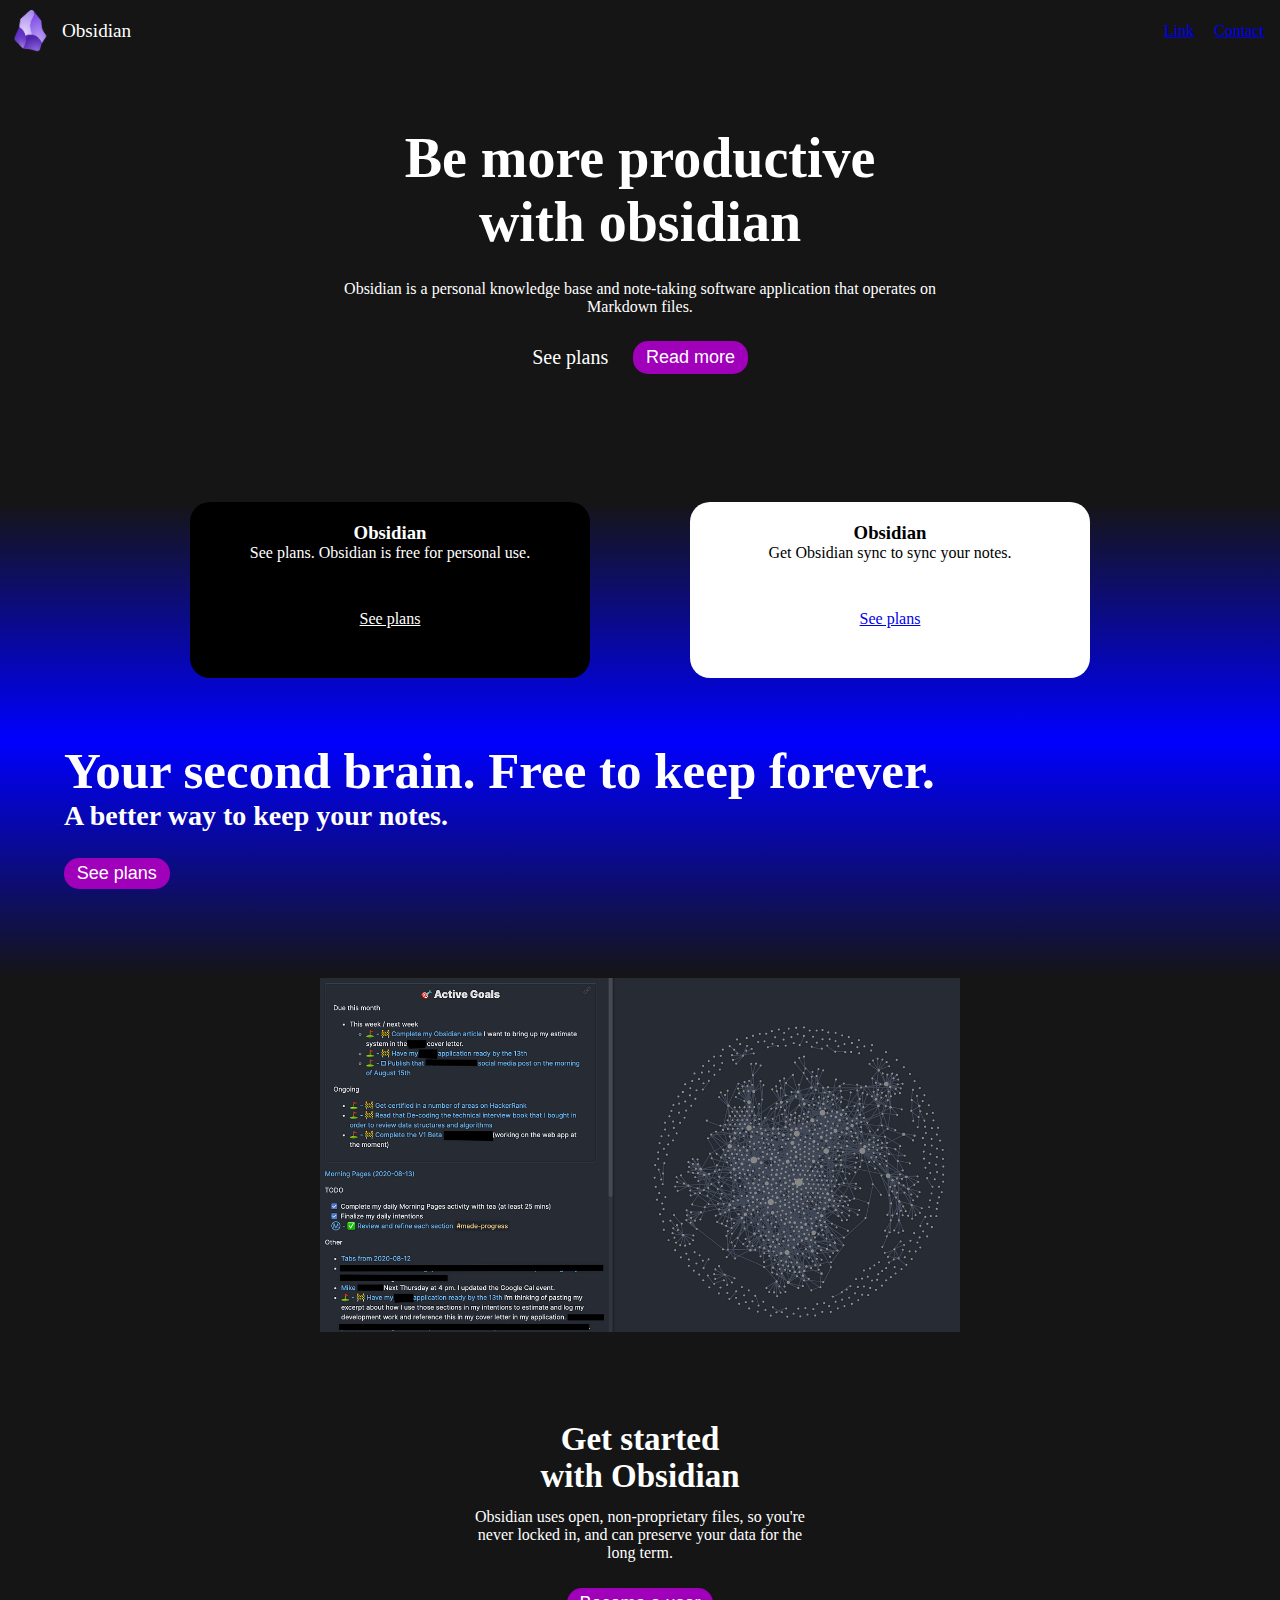
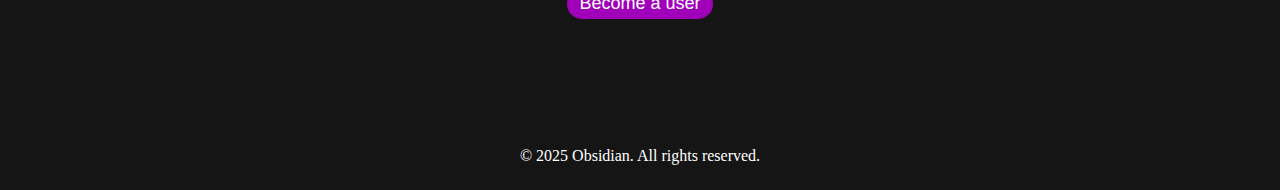
<file: ObsidianOnePage/index.html>
<!DOCTYPE html>
<html lang="en">

<head>
    <meta charset="UTF-8">
    <meta name="viewport" content="width=device-width, initial-scale=1.0">
    <title>Obsidian onepage website</title>
    <link rel="stylesheet" href="style.css">
</head>

<body>
    <header>
        <div class="header-parent">

            <div class="header-parent__logo-parent">
                <img class="logo-parent__logo-img" src="./assets/obsidian_logo1.png" alt="Obsidian logo" />
                <span class="logo-parent__logo-text">Obsidian</span>
            </div>
            <div class="header-parent__link">
                <a href="#">Link</a>
                <a href="#">Contact</a>
            </div>


        </div>
    </header>
    <div class="top-body">
        <h1 style="font-size: 56px; padding-top:5%; padding-bottom: 2%; text-align:center; ">
            Be more productive<br>with obsidian
        </h1>
        <p style="color: white; text-align:center;">
            Obsidian is a personal knowledge base and note-taking software application that operates on
            <br>Markdown files.
        </p>
        <div class="top-body__button-parent">
            <a href="#" style="font-size: 20px; color: white; text-decoration: none; padding: 5px 0 5px 0;">See plans</a>
            <button class="purple-button" href="#">Read more</button>
        </div>
    </div>
    <div class="center-gradient">

        <div class="center-gradient__center-panel">
            <div class="center-panel__text-box" style="background-color: black;">
                <h3 style="color:white;">Obsidian</h3>
                <p style="color:white; padding-bottom: 12%;">See plans. Obsidian is free for personal use.</p>
                <a href="#" style="color:white;">See plans</a>
            </div>
            <div class="center-panel__text-box" style="background-color: white;;">
                <h3>Obsidian</h3>
                <p style="color: black; padding-bottom:12% ;">Get Obsidian sync to sync your notes.</p>
                <a href="#">See plans</a>
            </div>
        </div>
        <h1 style="font-size: 51px; padding-top: 5%; margin-left: 5%;">Your second brain. Free to keep forever.</h1>
        <h3 style="font-size:28px; color: white; margin-left: 5%;">A better way to keep your notes.</h3>
        <button class="purple-button" style="margin: 2% 0 7% 5%">See plans</button>
    </div>
    <div class="obsidian-img-parent">
        <img src="./assets/Obsidian example photo.png" class="obsidian-img-parent__img" style="background-color: transparent;">
    </div>
   
    <div class="bottom-body">
        <h2 class="bottom-body__heading">Get started<br>with Obsidian</h2>
        <p style="margin: 1% 0 2% 0; text-align: center;">
            Obsidian uses open, non-proprietary files, so you're
            <br>never locked in, and can preserve your data for the
            <br>long term.
        </p>
        <div style="text-align: center;">
            <button href="#" class="purple-button" style="margin-bottom: 10%;">
                Become a user
            </button>
        </div>
        
        <p style="padding-bottom: 2%; text-align: center;">© 2025 Obsidian. All rights reserved.</p>
    </div>
    
</body>

</html>
</file>
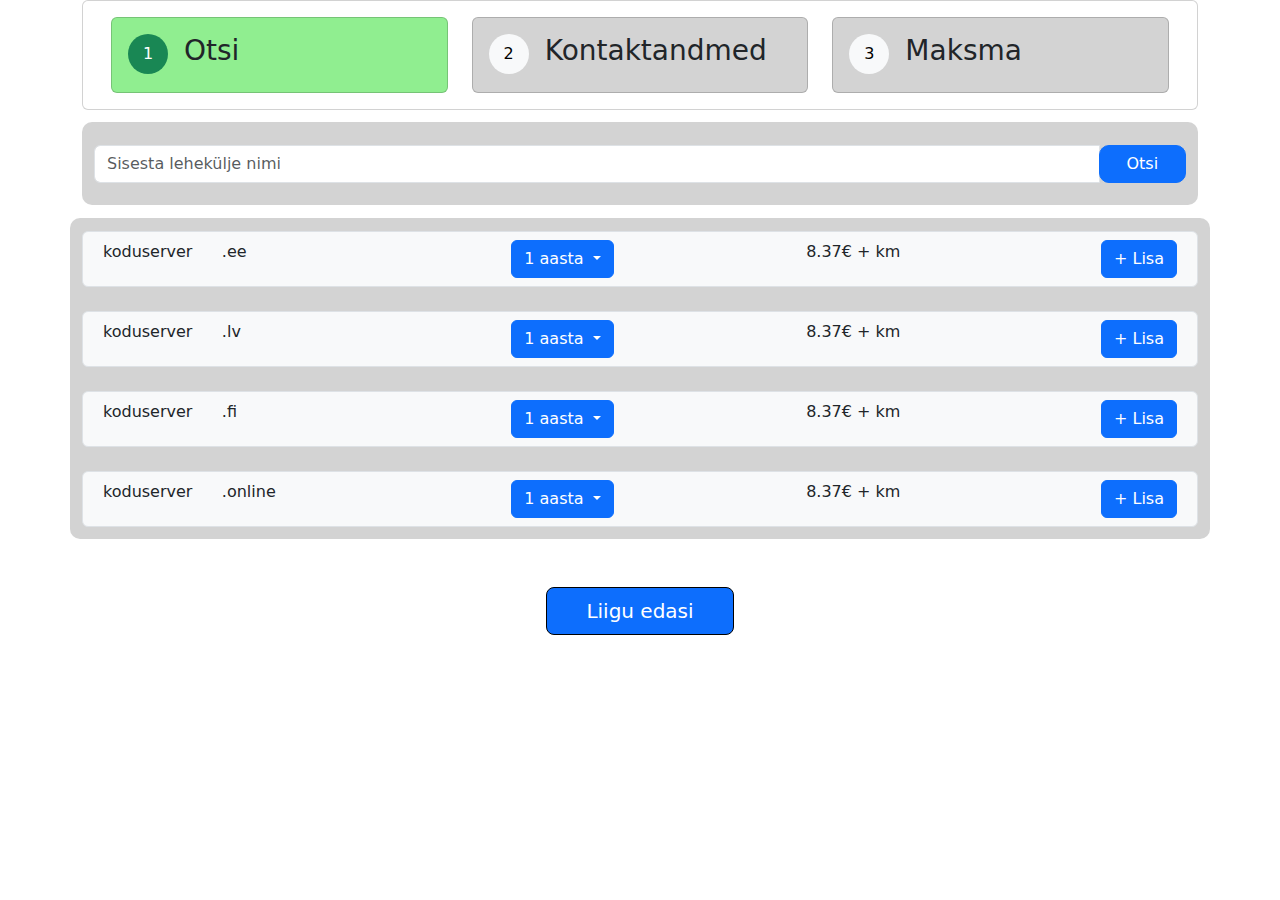
<file: ZoneBootstrapPage/index.html>
<!doctype html>
<html lang="en">

<head>
  <meta charset="utf-8">
  <meta name="viewport" content="width=device-width, initial-scale=1">
  <title>Veebimajutus</title>
  <link href="https://cdn.jsdelivr.net/npm/bootstrap@5.3.3/dist/css/bootstrap.min.css" rel="stylesheet"
    integrity="sha384-QWTKZyjpPEjISv5WaRU9OFeRpok6YctnYmDr5pNlyT2bRjXh0JMhjY6hW+ALEwIH" crossorigin="anonymous">
  <link href="style.css" rel="stylesheet">
</head>

<body>
  <header>
    <div class="container-sm">
      <div class="card w-100 position-relative mx-auto" id="buying-progress">
        <div class="card-body">
          <div class="container-fluid">
            <div class="row align-items-start">
              <div class="col">
                <div class="card" style="background-color: lightgreen;">
                  <div class="card-body d-flex flex-row gap-3">
                    <div class="bg-success text-white rounded-circle d-flex justify-content-center align-items-center" id="rounded-circle">1</div> 
                    <h3 class="card-title d-flex">
                      Otsi
                    </h3>
                  </div>
                </div>
              </div>
              <div class="col">
                <div class="card" style="background-color: lightgray;">
                  <div class="card-body d-flex flex-row gap-3">
                    <div class="bg-light text-black rounded-circle d-flex justify-content-center align-items-center" id="rounded-circle">2</div>
                    <h3 class="card-title d-flex">
                      Kontaktandmed
                    </h3>
                  </div>
                </div>
              </div>
              <div class="col">
                <div class="card" style="background-color: lightgray;">
                  <div class="card-body d-flex flex-row gap-3">
                    <div class="bg-light text-black rounded-circle d-flex justify-content-center align-items-center" id="rounded-circle">3</div>
                    <h3 class="card-title d-flex">
                      Maksma
                    </h3>
                  </div>
                </div>
              </div>
            </div>
          </div>
        </div>
      </div>
    </div>
    
  </header>


  <div class="container-lg" id="parent-container">
    <div class="container-md" id="parent-container__input">
      <div class="input-group">
        <input type="text" class="form-control" placeholder="Sisesta lehekülje nimi">
        <button class="btn btn-primary" type="button" id="site-search-btn">Otsi</button>
      </div>
      <div class="container">
      </div>
    </div>
  </div>
  </div>
  <div class="container-lg" id="parent-container" style="background-color: lightgray; border-radius: 10px;">
    <div class="container-md">

      <div class="row mb-4 bg-light border rounded p-2" id="parent-container__site-select">
        <div class="col-auto">
          <div class="text">koduserver</div>
        </div>
        <div class="col">
          <div class="text" id="countryTLD">.ee</div>
        </div>
        <div class="col">
          <div class="dropdown">
            <button class="btn btn-primary dropdown-toggle" type="button" id="dropdownMenuButton1"
              data-bs-toggle="dropdown" aria-expanded="false">
              1 aasta
            </button>
            <ul class="dropdown-menu" aria-labelledby="dropdownMenuButton1">
              <li><a class="dropdown-item" href="#">2 aastat</a></li>
              <li><a class="dropdown-item" href="#">3 aastat</a></li>
              <li><a class="dropdown-item" href="#">5 aastat</a></li>
            </ul>
          </div>
        </div>
        <div class="col">
          <div class="text">8.37€ + km</div>
        </div>
        <div class="col-auto">
          <button class="btn btn-primary" type="button" id="lisaButton">
            + Lisa
          </button>
        </div>

      </div>

      <div class="row mb-4 bg-light border rounded p-2" id="parent-container__site-select">
        <div class="col-auto">
          <div class="text">koduserver</div>
        </div>
        <div class="col">
          <div class="text" id="countryTLD">.lv</div>
        </div>
        <div class="col">
          <div class="dropdown">
            <button class="btn btn-primary dropdown-toggle" type="button" id="dropdownMenuButton1"
              data-bs-toggle="dropdown" aria-expanded="false">
              1 aasta
            </button>
            <ul class="dropdown-menu" aria-labelledby="dropdownMenuButton1">
              <li><a class="dropdown-item" href="#">2 aastat</a></li>
              <li><a class="dropdown-item" href="#">3 aastat</a></li>
              <li><a class="dropdown-item" href="#">5 aastat</a></li>
            </ul>
          </div>
        </div>
        <div class="col">
          <div class="text">8.37€ + km</div>
        </div>
        <div class="col-auto">
          <button class="btn btn-primary" type="button" id="lisaButton">
            + Lisa
          </button>
        </div>

      </div>

      <div class="row mb-4 bg-light border rounded p-2" id="parent-container__site-select">
        <div class="col-auto">
          <div class="text">koduserver</div>
        </div>
        <div class="col">
          <div class="text" id="countryTLD">.fi</div>
        </div>
        <div class="col">
          <div class="dropdown">
            <button class="btn btn-primary dropdown-toggle" type="button" id="dropdownMenuButton1"
              data-bs-toggle="dropdown" aria-expanded="false">
              1 aasta
            </button>
            <ul class="dropdown-menu" aria-labelledby="dropdownMenuButton1">
              <li><a class="dropdown-item" href="#">2 aastat</a></li>
              <li><a class="dropdown-item" href="#">3 aastat</a></li>
              <li><a class="dropdown-item" href="#">5 aastat</a></li>
            </ul>
          </div>
        </div>
        <div class="col">
          <div class="text">8.37€ + km</div>
        </div>
        <div class="col-auto">
          <button class="btn btn-primary" type="button" id="lisaButton">
            + Lisa
          </button>
        </div>

      </div>

      <div class="row bg-light border rounded p-2" id="parent-container__site-select">
        <div class="col-auto">
          <div class="text">koduserver</div>
        </div>
        <div class="col">
          <div class="text" id="countryTLD">.online</div>
        </div>
        <div class="col">
          <div class="dropdown">
            <button class="btn btn-primary dropdown-toggle" type="button" id="dropdownMenuButton1"
              data-bs-toggle="dropdown" aria-expanded="false">
              1 aasta
            </button>
            <ul class="dropdown-menu" aria-labelledby="dropdownMenuButton1">
              <li><a class="dropdown-item" href="#">2 aastat</a></li>
              <li><a class="dropdown-item" href="#">3 aastat</a></li>
              <li><a class="dropdown-item" href="#">5 aastat</a></li>
            </ul>
          </div>
        </div>
        <div class="col">
          <div class="text">8.37€ + km</div>
        </div>
        <div class="col-auto">
          <button class="btn btn-primary" type="button" id="lisaButton">
            + Lisa
          </button>
        </div>

      </div>

    </div>
  </div>

  </div>
  <div class="container-fluid text-center my-5">
    <button type="button" class="btn btn-primary btn-lg" id="forward-btn">
      Liigu edasi
    </button>
  </div>

  <script src="https://cdn.jsdelivr.net/npm/bootstrap@5.3.3/dist/js/bootstrap.bundle.min.js"
    integrity="sha384-YvpcrYf0tY3lHB60NNkmXc5s9fDVZLESaAA55NDzOxhy9GkcIdslK1eN7N6jIeHz"
    crossorigin="anonymous"></script>
</body>

</html>
</file>
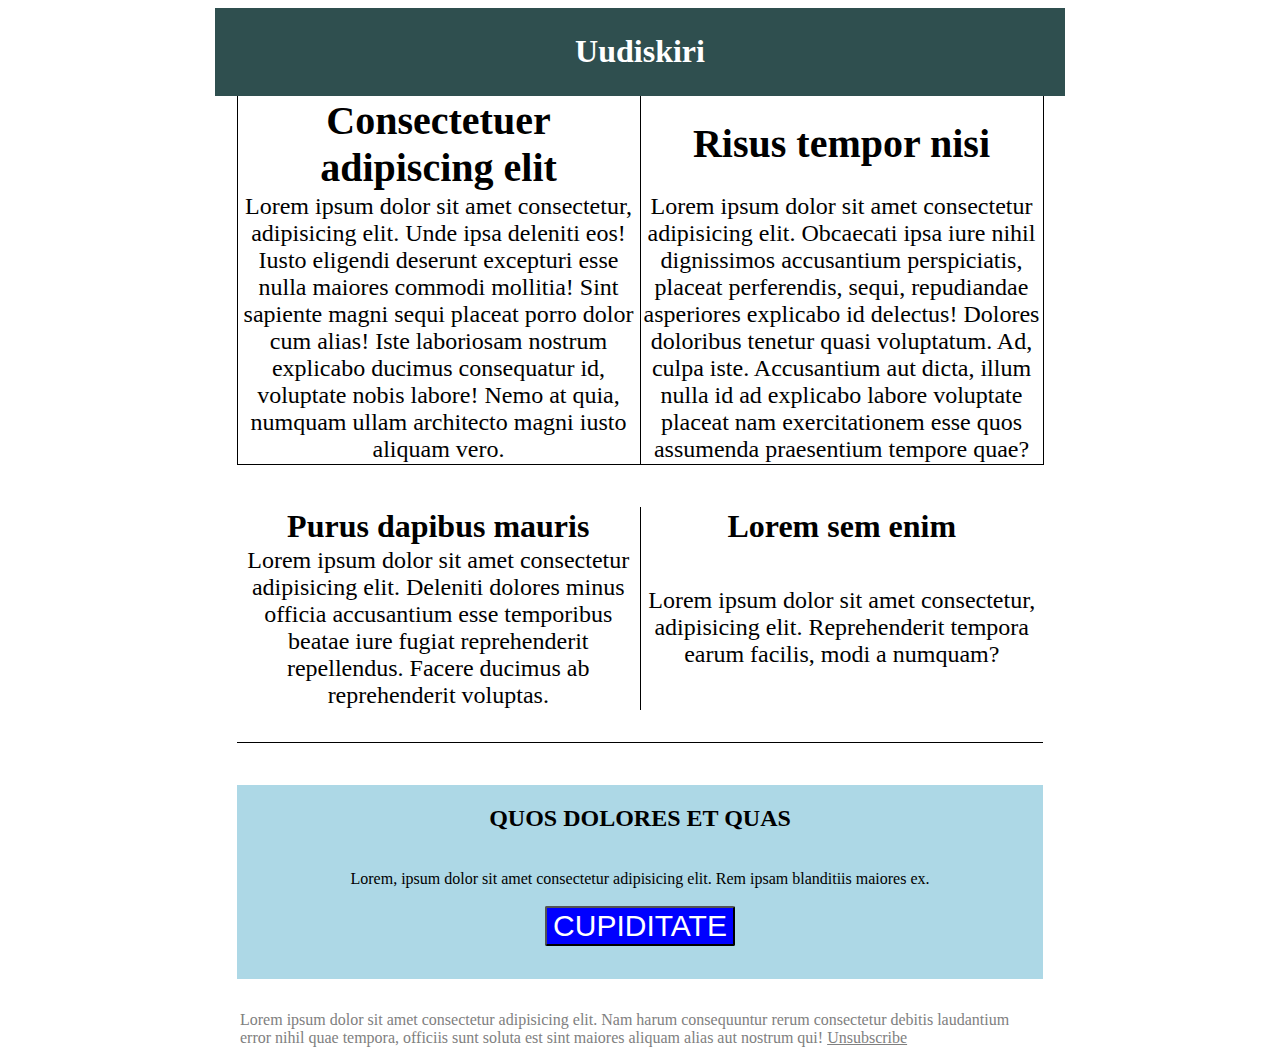
<file: Uudiskiri/uudiskiri.html>
<!DOCTYPE html>
<html lang="en">

<head>
    <meta charset="UTF-8">
    <meta name="viewport" content="width=device-width, initial-scale=1.0">
    <title>Document</title>
</head>

<body style="padding: 0;">
    <h1 style="background-color: darkslategray; color: white; text-align: center; padding: 2%; width: 800px; margin: auto;">Uudiskiri</h1>
    <table style="table-layout: fixed; margin: 0 auto; border-collapse: collapse;">
        <tr>
            <th style="font-size: 40px; text-align: center; border-left: 1px solid black; border-right: 1px solid black;;">Consectetuer adipiscing elit</th>
            <th style="font-size: 40px; text-align: center; border-left: 1px solid black; border-right: 1px solid black;;">Risus tempor nisi</th>
        </tr>
        <tr>
            <td style="width: 400px; font-size: x-large; text-align: center; border-left: 1px solid black; border-right: 1px solid black; border-bottom: 1px solid black;;">Lorem ipsum dolor sit amet consectetur, adipisicing elit. Unde ipsa deleniti eos! Iusto eligendi deserunt excepturi esse nulla maiores commodi mollitia! Sint sapiente magni sequi placeat porro dolor cum alias! Iste laboriosam nostrum explicabo ducimus consequatur id, voluptate nobis labore! Nemo at quia, numquam ullam architecto magni iusto aliquam vero.</td>
            <td style="width:400px; font-size: x-large; text-align: center; border-left: 1px solid black; border-right: 1px solid black; border-bottom: 1px solid black;">Lorem ipsum dolor sit amet consectetur adipisicing elit. Obcaecati ipsa iure nihil dignissimos accusantium perspiciatis, placeat perferendis, sequi, repudiandae asperiores explicabo id delectus! Dolores doloribus tenetur quasi voluptatum. Ad, culpa iste. Accusantium aut dicta, illum nulla id ad explicabo labore voluptate placeat nam exercitationem esse quos assumenda praesentium tempore quae?</td>
        </tr>

        <tr><td colspan="2" style="height:40px;"></td></tr>

        <tr>
            <th style="font-size: xx-large; text-align: center; border-right: 1px solid black;">Purus dapibus mauris</th>
            <th style="font-size: xx-large; text-align: center; border-left: 1px solid black;">Lorem sem enim</th>
        </tr>
        <tr>
            <td style="font-size: x-large; text-align: center; border-right: 1px solid black;">Lorem ipsum dolor sit amet consectetur adipisicing elit. Deleniti dolores minus officia accusantium esse temporibus beatae iure fugiat reprehenderit repellendus. Facere ducimus ab reprehenderit voluptas.</td>
            <td style="font-size: x-large; text-align: center; border-left: 1px solid black;">Lorem ipsum dolor sit amet consectetur, adipisicing elit. Reprehenderit tempora earum facilis, modi a numquam?</td>
        </tr>
        
        <tr><td colspan="2" style="height: 30px; border-bottom: 1px solid black;"></td></tr>
        <tr><td colspan="2" style="height: 40px;"></td></tr>
        <tr style="background-color: lightblue;">
            <td colspan="2" style="text-align: center;">
                <h2>QUOS DOLORES ET QUAS</h2>
            </td>
        </tr>
        <tr style="background-color: lightblue;">
            <td colspan="2" style="text-align: center;">
                <p>Lorem, ipsum dolor sit amet consectetur adipisicing elit. Rem ipsam blanditiis maiores ex.</p>
            </td>
        </tr>
        <tr style="background-color: lightblue;">
            <td colspan="2" style="text-align: center;">
                <button style="font-size: 30px; background-color: blue; color: white; border-radius: 2px; ">CUPIDITATE</button>
            </td>
        </tr>
        <tr style="background-color: lightblue"><td colspan="2" style="height: 30px;"></td></tr>
        <tr><td colspan="2" style="height: 30px;"></td></tr>
    </table>
    <footer>
        <p style="color: gray; width: 800px; margin: auto;">
            Lorem ipsum dolor sit amet consectetur adipisicing elit. Nam harum consequuntur rerum consectetur debitis laudantium error nihil quae tempora, officiis sunt soluta est sint maiores aliquam alias aut nostrum qui! <u>Unsubscribe</u>
        </p>
    </footer>
    
  <!--
    A common trick is combining border (or a partial border) with box‐shadow to get that “card” effect you see in many designs. If you’re using a table and want each cell to look like a separate box, you might try something like:

    border-collapse: separate; and  to create gaps between cells.
    A thin border (e.g. 1px solid #ddd) on each cell or <th>.
     A subtle box-shadow (e.g. box-shadow: 0 2px 4px rgba(0,0,0,0.1)) to give that raised, card‐like look.

    Play with those three ideas—especially the box-shadow—to replicate that exact visual style from the image. You can also try border-radius if the corners in the reference are rounded.
  --> 
    
</body>

</html>
</file>
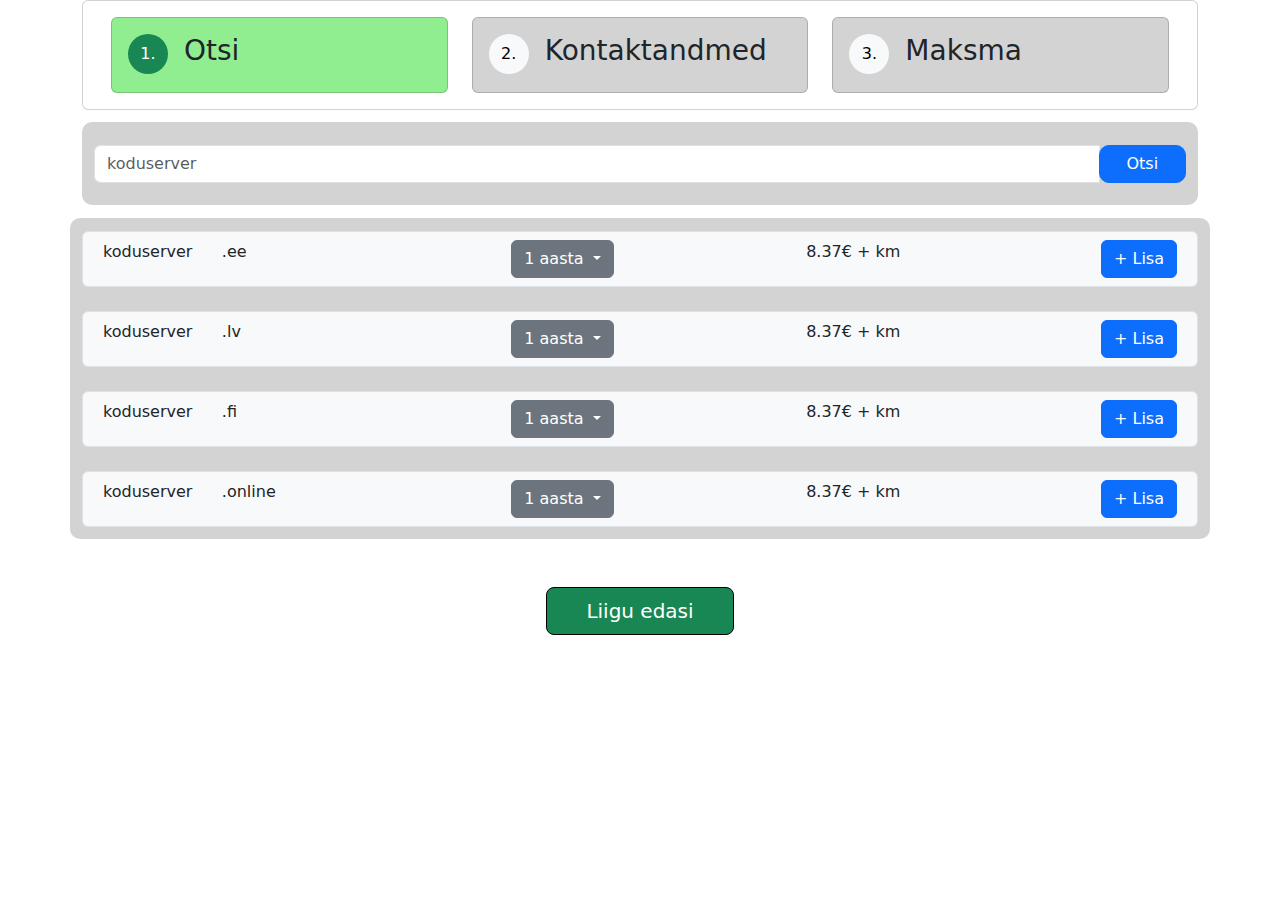
<file: ZoneBootstrapPage/step1.html>
<!doctype html>
<html lang="en">

<head>
  <meta charset="utf-8">
  <meta name="viewport" content="width=device-width, initial-scale=1">
  <title>Veebimajutus</title>
  <link rel="icon" type="image/svg+xml" href="favicon.svg">
  <link href="https://cdn.jsdelivr.net/npm/bootstrap@5.3.3/dist/css/bootstrap.min.css" rel="stylesheet"
    integrity="sha384-QWTKZyjpPEjISv5WaRU9OFeRpok6YctnYmDr5pNlyT2bRjXh0JMhjY6hW+ALEwIH" crossorigin="anonymous">
  <link href="style.css" rel="stylesheet">
</head>

<body>
  <header>
    <div class="container-sm">
      <div class="card position-relative mx-auto" id="buying-progress">
        <div class="card-body">
          <div class="container-fluid">
            <div class="row align-items-start">
              <div class="col">
                <div class="card" style="background-color: lightgreen;">
                  <div class="card-body d-flex flex-row gap-3">
                    <div class="bg-success text-white rounded-circle d-flex justify-content-center align-items-center" id="rounded-circle">1.</div> 
                    <h3 class="card-title d-flex">
                      Otsi
                    </h3>
                  </div>
                </div>
              </div>
              <div class="col">
                <div class="card" style="background-color: lightgray;">
                  <div class="card-body d-flex flex-row gap-3">
                    <div class="bg-light text-black rounded-circle d-flex justify-content-center align-items-center" id="rounded-circle">2.</div>
                    <h3 class="card-title d-flex">
                      Kontaktandmed
                    </h3>
                  </div>
                </div>
              </div>
              <div class="col">
                <div class="card" style="background-color: lightgray;">
                  <div class="card-body d-flex flex-row gap-3">
                    <div class="bg-light text-black rounded-circle d-flex justify-content-center align-items-center" id="rounded-circle">3.</div>
                    <h3 class="card-title d-flex">
                      Maksma
                    </h3>
                  </div>
                </div>
              </div>
            </div>
          </div>
        </div>
      </div>
    </div>
    
  </header>


  <div class="container-lg" id="parent-container">
    <div class="container-md" id="parent-container__input">
      <div class="input-group">
        <input type="text" class="form-control" placeholder="koduserver">
        <button class="btn btn-primary" type="button" id="site-search-btn">Otsi</button>
      </div>
      <div class="container">
      </div>
    </div>
  </div>
  </div>
  <div class="container-lg" id="parent-container" style="background-color: lightgray; border-radius: 10px;">
    <div class="container-md">

      <div class="row mb-4 bg-light border rounded p-2" id="parent-container__site-select">
        <div class="col-auto">
          <div class="text">koduserver</div>
        </div>
        <div class="col">
          <div class="text" id="countryTLD">.ee</div>
        </div>
        <div class="col">
          <div class="dropdown">
            <button class="btn btn-secondary dropdown-toggle" type="button" id="dropdownMenuButton1"
              data-bs-toggle="dropdown" aria-expanded="false">
              1 aasta
            </button>
            <ul class="dropdown-menu" aria-labelledby="dropdownMenuButton1">
              <li><a class="dropdown-item" href="#">2 aastat</a></li>
              <li><a class="dropdown-item" href="#">3 aastat</a></li>
              <li><a class="dropdown-item" href="#">5 aastat</a></li>
            </ul>
          </div>
        </div>
        <div class="col">
          <div class="text">8.37€ + km</div>
        </div>
        <div class="col-auto">
          <button class="btn btn-primary" type="button" id="lisaButton">
            + Lisa
          </button>
        </div>

      </div>

      <div class="row mb-4 bg-light border rounded p-2" id="parent-container__site-select">
        <div class="col-auto">
          <div class="text">koduserver</div>
        </div>
        <div class="col">
          <div class="text" id="countryTLD">.lv</div>
        </div>
        <div class="col">
          <div class="dropdown">
            <button class="btn btn-secondary dropdown-toggle" type="button" id="dropdownMenuButton1"
              data-bs-toggle="dropdown" aria-expanded="false">
              1 aasta
            </button>
            <ul class="dropdown-menu" aria-labelledby="dropdownMenuButton1">
              <li><a class="dropdown-item" href="#">2 aastat</a></li>
              <li><a class="dropdown-item" href="#">3 aastat</a></li>
              <li><a class="dropdown-item" href="#">5 aastat</a></li>
            </ul>
          </div>
        </div>
        <div class="col">
          <div class="text">8.37€ + km</div>
        </div>
        <div class="col-auto">
          <button class="btn btn-primary" type="button" id="lisaButton">
            + Lisa
          </button>
        </div>

      </div>

      <div class="row mb-4 bg-light border rounded p-2" id="parent-container__site-select">
        <div class="col-auto">
          <div class="text">koduserver</div>
        </div>
        <div class="col">
          <div class="text" id="countryTLD">.fi</div>
        </div>
        <div class="col">
          <div class="dropdown">
            <button class="btn btn-secondary dropdown-toggle" type="button" id="dropdownMenuButton1"
              data-bs-toggle="dropdown" aria-expanded="false">
              1 aasta
            </button>
            <ul class="dropdown-menu" aria-labelledby="dropdownMenuButton1">
              <li><a class="dropdown-item" href="#">2 aastat</a></li>
              <li><a class="dropdown-item" href="#">3 aastat</a></li>
              <li><a class="dropdown-item" href="#">5 aastat</a></li>
            </ul>
          </div>
        </div>
        <div class="col">
          <div class="text">8.37€ + km</div>
        </div>
        <div class="col-auto">
          <button class="btn btn-primary" type="button" id="lisaButton">
            + Lisa
          </button>
        </div>

      </div>

      <div class="row bg-light border rounded p-2" id="parent-container__site-select">
        <div class="col-auto">
          <div class="text">koduserver</div>
        </div>
        <div class="col">
          <div class="text" id="countryTLD">.online</div>
        </div>
        <div class="col">
          <div class="dropdown">
            <button class="btn btn-secondary dropdown-toggle" type="button" id="dropdownMenuButton1"
              data-bs-toggle="dropdown" aria-expanded="false">
              1 aasta
            </button>
            <ul class="dropdown-menu" aria-labelledby="dropdownMenuButton1">
              <li><a class="dropdown-item" href="#">2 aastat</a></li>
              <li><a class="dropdown-item" href="#">3 aastat</a></li>
              <li><a class="dropdown-item" href="#">5 aastat</a></li>
            </ul>
          </div>
        </div>
        <div class="col">
          <div class="text">8.37€ + km</div>
        </div>
        <div class="col-auto">
          <button class="btn btn-primary" type="button" id="lisaButton">
            + Lisa
          </button>
        </div>

      </div>

    </div>
  </div>

  </div>
  <div class="container-fluid text-center my-5">
    <a href="step2.html" type="button" class="btn btn-success btn-lg" id="forward-btn">
      Liigu edasi
    </a>
  </div>

  <script src="https://cdn.jsdelivr.net/npm/bootstrap@5.3.3/dist/js/bootstrap.bundle.min.js"
    integrity="sha384-YvpcrYf0tY3lHB60NNkmXc5s9fDVZLESaAA55NDzOxhy9GkcIdslK1eN7N6jIeHz"
    crossorigin="anonymous"></script>
</body>

</html>
</file>
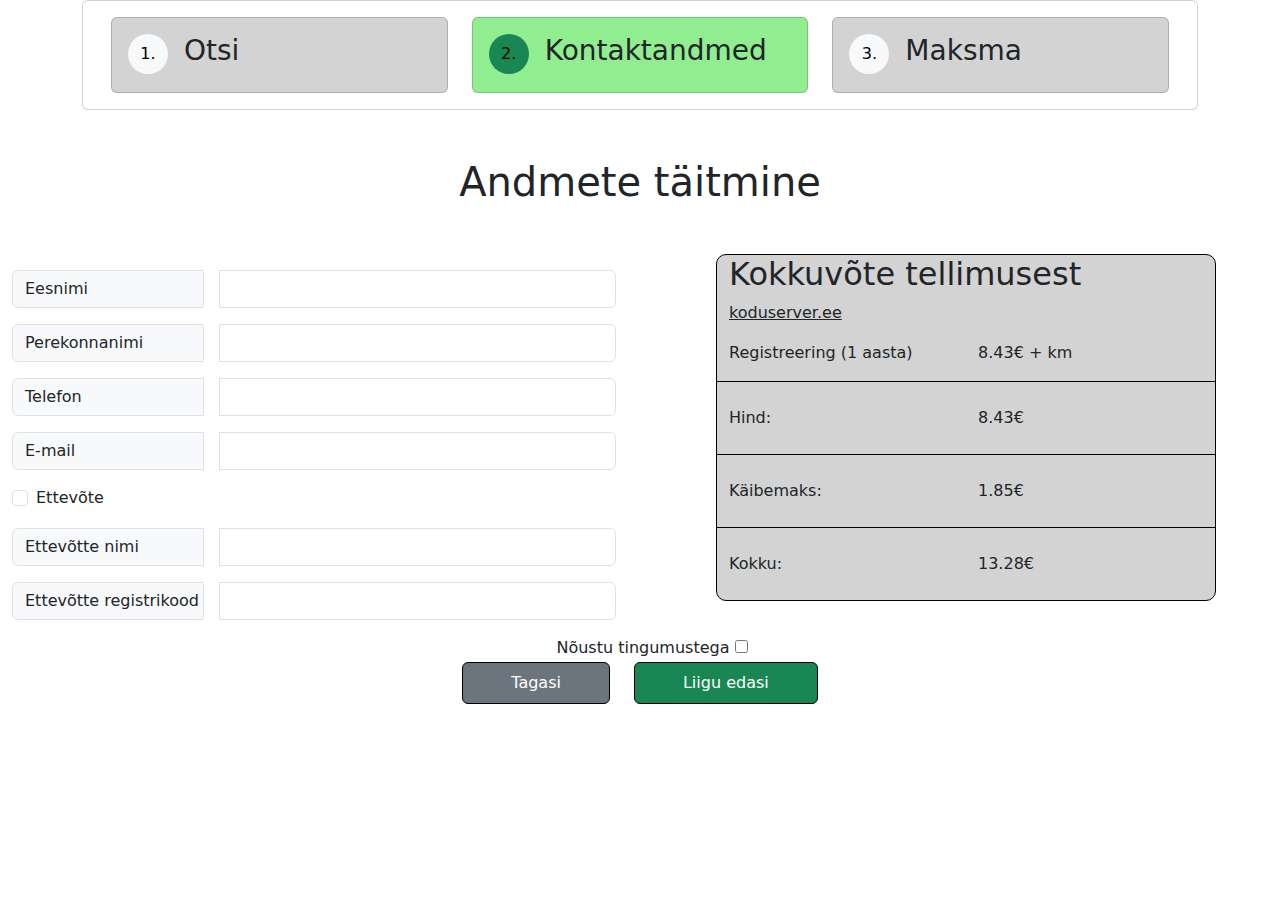
<file: ZoneBootstrapPage/step2.html>
<!DOCTYPE html>
<html lang="en">

<head>
    <meta charset="UTF-8">
    <meta name="viewport" content="width=device-width, initial-scale=1.0">
    <title>Document</title>
    <link rel="icon" type="image/svg+xml" href="favicon.svg">
    <link href="https://cdn.jsdelivr.net/npm/bootstrap@5.3.3/dist/css/bootstrap.min.css" rel="stylesheet"
        integrity="sha384-QWTKZyjpPEjISv5WaRU9OFeRpok6YctnYmDr5pNlyT2bRjXh0JMhjY6hW+ALEwIH" crossorigin="anonymous">
    <link href="style.css" rel="stylesheet">
</head>

<body>
    <header>
        <div class="container-sm">
            <div class="card position-relative mx-auto" id="buying-progress">
                <div class="card-body">
                    <div class="container-fluid">
                        <div class="row align-items-start">
                            <div class="col">
                                <div class="card" style="background-color: lightgray;">
                                    <div class="card-body d-flex flex-row gap-3">
                                        <div class="bg-light text-black rounded-circle d-flex justify-content-center align-items-center"
                                            id="rounded-circle">1.</div>
                                        <h3 class="card-title d-flex">
                                            Otsi
                                        </h3>
                                    </div>
                                </div>
                            </div>
                            <div class="col">
                                <div class="card" style="background-color: lightgreen;">
                                    <div class="card-body d-flex flex-row gap-3">
                                        <div class="bg-success text-black rounded-circle d-flex justify-content-center align-items-center"
                                            id="rounded-circle">2.</div>
                                        <h3 class="card-title d-flex">
                                            Kontaktandmed
                                        </h3>
                                    </div>
                                </div>
                            </div>
                            <div class="col">
                                <div class="card" style="background-color: lightgray;">
                                    <div class="card-body d-flex flex-row gap-3">
                                        <div class="bg-light text-black rounded-circle d-flex justify-content-center align-items-center"
                                            id="rounded-circle">3.</div>
                                        <h3 class="card-title d-flex">
                                            Maksma
                                        </h3>
                                    </div>
                                </div>
                            </div>
                        </div>
                    </div>
                </div>
            </div>
        </div>

    </header>
    <h1 class="my-5" style="text-align: center;">Andmete täitmine</h1>
    <div class="row">

        <!-- First Column -->
        <div class="col-sm-12 col-md-6">
            <div class="container">
                <div class="row my-3">
                    <div class="col">
                        <div class="input-group gap-3">
                            <span class="input-group-text" id="input-form-txt">Eesnimi</span>
                            <input type="text" class="form-control">
                        </div>
                    </div>
                </div>

                <div class="row my-3">
                    <div class="col">
                        <div class="input-group gap-3">
                            <span class="input-group-text" id="input-form-txt">Perekonnanimi</span>
                            <input type="text" class="form-control">
                        </div>
                    </div>
                </div>

                <div class="row my-3">
                    <div class="col">
                        <div class="input-group gap-3">
                            <span class="input-group-text" id="input-form-txt">Telefon</span>
                            <input type="text" class="form-control">
                        </div>
                    </div>
                </div>

                <div class="row my-3">
                    <div class="col">
                        <div class="input-group gap-3">
                            <span class="input-group-text" id="input-form-txt">E-mail</span>
                            <input type="text" class="form-control">
                        </div>
                    </div>
                </div>

                <div class="row my-3">
                    <div class="col">
                        <div class="form-check" id="business-checkbox">
                            <input class="form-check-input" type="checkbox" id="defaultCheck1">
                            <label class="form-check-label" for="defaultCheck1">
                                Ettevõte
                            </label>
                        </div>
                    </div>
                </div>

                <div class="row my-3">
                    <div class="col">
                        <div class="input-group gap-3">
                            <span class="input-group-text" id="input-form-txt">Ettevõtte nimi</span>
                            <input type="text" class="form-control">
                        </div>
                    </div>
                </div>

                <div class="row my-3">
                    <div class="col">
                        <div class="input-group gap-3">
                            <span class="input-group-text" id="input-form-txt">Ettevõtte registrikood</span>
                            <input type="text" class="form-control">
                        </div>
                    </div>
                </div>
            </div>


        </div>
        <!-- Second Column -->
        <div class="col-sm-12 col-md-6">
            <div class="container" id="summary-card">
                <div class="row">
                    <div class="col">
                        <h2>Kokkuvõte tellimusest</h2>
                    </div>
                </div>
                <div class="row">
                    <div class="col">
                        <u>koduserver.ee</u>
                    </div>
                </div>

                <div class="row py-3" id="underline-section">
                    <div class="col">
                        Registreering (1 aasta)
                    </div>
                    <div class="col">
                        8.43€ + km
                    </div>
                </div>

                <div class="row py-4" id="underline-section">
                    <div class="col">
                        Hind:
                    </div>
                    <div class="col">
                        8.43€
                    </div>
                </div>

                <div class="row py-4" id="underline-section">
                    <div class="col">
                        Käibemaks:
                    </div>
                    <div class="col">
                        1.85€
                    </div>
                </div>

                <div class="row py-4">
                    <div class="col">
                        Kokku:
                    </div>
                    <div class="col">
                        13.28€
                    </div>
                </div>
            </div>

        </div>


    </div>


    <div class="row">
        <div class="col">
            <div class="form-check" id="term-checkbox">
                <input class="form-check-input-reverse" type="checkbox" id="defaultCheck1">
                <label class="form-check-label" for="defaultCheck1">
                    Nõustu tingumustega
                </label>
            </div>
        </div>
    </div>
    <div class="row justify-content-center">
        <div class="col-auto">
            <a class="btn btn-secondary px-5 py-2" role="button" href="step1.html" id="nav-btn">Tagasi</a>
        </div>
        <div class="col-auto">
            <a class="btn btn-success px-5 py-2" role="button" href="step3.html" id="nav-btn">Liigu edasi</a>
        </div>
    </div>
    <script src="https://cdn.jsdelivr.net/npm/bootstrap@5.3.3/dist/js/bootstrap.bundle.min.js"
        integrity="sha384-YvpcrYf0tY3lHB60NNkmXc5s9fDVZLESaAA55NDzOxhy9GkcIdslK1eN7N6jIeHz"
        crossorigin="anonymous"></script>
</body>

</html>
</file>
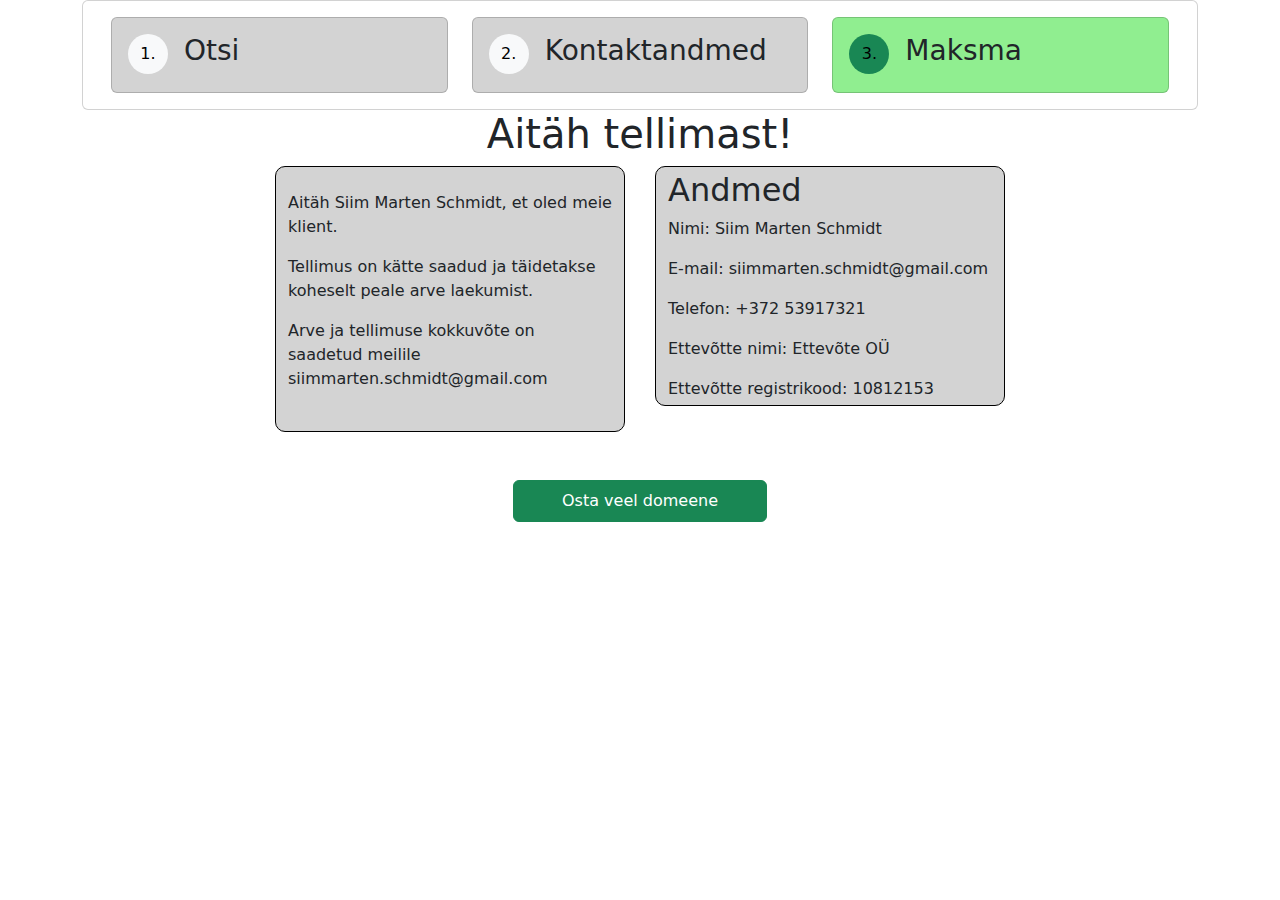
<file: ZoneBootstrapPage/step3.html>
<!DOCTYPE html>
<html lang="en">
<head>
    <meta charset="UTF-8">
    <meta name="viewport" content="width=device-width, initial-scale=1.0">
    <title>Document</title>
    <link rel="icon" type="image/svg+xml" href="favicon.svg">
    <link href="https://cdn.jsdelivr.net/npm/bootstrap@5.3.3/dist/css/bootstrap.min.css" rel="stylesheet"
        integrity="sha384-QWTKZyjpPEjISv5WaRU9OFeRpok6YctnYmDr5pNlyT2bRjXh0JMhjY6hW+ALEwIH" crossorigin="anonymous">
    <link href="style.css" rel="stylesheet">
</head>
<body>
    <header>
        <div class="container">
            <div class="card position-relative mx-auto" id="buying-progress">
                <div class="card-body">
                    <div class="container-fluid">
                        <div class="row align-items-start">
                            <div class="col">
                                <div class="card" style="background-color: lightgray;">
                                    <div class="card-body d-flex flex-row gap-3">
                                        <div class="bg-light text-black rounded-circle d-flex justify-content-center align-items-center"
                                            id="rounded-circle">1.</div>
                                        <h3 class="card-title d-flex">
                                            Otsi
                                        </h3>
                                    </div>
                                </div>
                            </div>
                            <div class="col">
                                <div class="card" style="background-color: lightgray;">
                                    <div class="card-body d-flex flex-row gap-3">
                                        <div class="bg-light text-black rounded-circle d-flex justify-content-center align-items-center"
                                            id="rounded-circle">2.</div>
                                        <h3 class="card-title d-flex">
                                            Kontaktandmed
                                        </h3>
                                    </div>
                                </div>
                            </div>
                            <div class="col">
                                <div class="card" style="background-color: lightgreen;">
                                    <div class="card-body d-flex flex-row gap-3">
                                        <div class="bg-success text-black rounded-circle d-flex justify-content-center align-items-center"
                                            id="rounded-circle">3.</div>
                                        <h3 class="card-title d-flex">
                                            Maksma
                                        </h3>
                                    </div>
                                </div>
                            </div>
                        </div>
                    </div>
                </div>
            </div>
        </div>

    </header>

    <h1 style="text-align: center;">Aitäh tellimast!</h1>
    <div class="container">
        <div class="row justify-content-center">
            <!--Esimene col-->
            <div class="col-sm-12 col-md-12 col-lg-12 col-xl-4">
                <div class="container py-4 center-block" id="summary-container">
                    <div class="row">
                        <div class="col">
                            <p>Aitäh Siim Marten Schmidt, et oled meie klient.</p>
                        </div>
                    </div>
                    <div class="row">
                        <div class="col">
                            <p>Tellimus on kätte saadud ja täidetakse koheselt peale arve laekumist.</p>
                        </div>
                    </div>
                    <div class="row">
                        <div class="col">
                            <p>Arve ja tellimuse kokkuvõte on saadetud meilile siimmarten.schmidt@gmail.com</p>
                        </div>
                    </div>
                </div>
                
            </div>
            <!--Teine col-->
            <div class="col-sm-12 col-md-12 col-lg-12 col-xl-4">
                <div class="container py-1 center-block" id="summary-container">
                    <div class="row">
                        <div class="col">
                            <h2>Andmed</h2>
                        </div>
                    </div>
                    <div class="row">
                        <div class="col">
                            <p>Nimi: Siim Marten Schmidt</p>
                        </div>
                    </div>
                    <div class="row">
                        <div class="col">
                            <p>E-mail: siimmarten.schmidt@gmail.com</p>
                        </div>
                    </div>
                    <div class="row">
                        <div class="col">
                            <p>Telefon: +372 53917321</p>
                        </div>
                    </div>
                    <div class="row">
                        <div class="col">
                            <p>Ettevõtte nimi: Ettevõte OÜ</p>
                        </div>
                    </div>
                    <div class="row">
                        <div class="col">
                            Ettevõtte registrikood: 10812153
                        </div>
                    </div>
                </div> 
            </div>
    
    </div>
    
    </div>
    <div class="container-fluid text-center my-5">
        <a class="btn btn-success px-5 py-2" href="step1.html">Osta veel domeene</a>
    </div>
    

    <script src="https://cdn.jsdelivr.net/npm/bootstrap@5.3.3/dist/js/bootstrap.bundle.min.js"
        integrity="sha384-YvpcrYf0tY3lHB60NNkmXc5s9fDVZLESaAA55NDzOxhy9GkcIdslK1eN7N6jIeHz"
        crossorigin="anonymous"></script>
</body>
</html>
</file>
<file: ObsidianOnePage/style.css>
body{
    margin:0;
    padding:0;
}
.header-parent{
    display: flex;
    background-color:#151515; 
    width:100%;
}

.header-parent__logo-parent{
    display: flex;
}

.logo-parent__logo-img{
    margin:5%;
    width:50px;
    height:auto;
}

.logo-parent__logo-text{
    font-size: larger;
    align-items:center;
    align-content: center;
    color:white;
}

.header-parent__link{
    display:flex;
    justify-content: flex-end;
    gap:20px;
    margin-left: auto;
    margin-right: 1rem;
    align-items: center;
}

.top-body__button-parent{
    color:white;
    display:flex;
    justify-content: center;
    padding-bottom:10%;
    padding-top:2%;
    gap: 25px;
}

.center-gradient__center-panel{
    display:flex;
    align-items: center;
    max-width:1000px;
    margin: 0 auto;
}

.center-panel__text-box{
    flex:1;
    align-items: center;
    text-align:center;
    border-radius: 20px;
    margin-left: 5%;
    margin-right: 5%;
    padding-bottom: 5%;
    padding-top: 2%;
    
}

p{
    font-size: 16px;
    color: white;
}

h1{
    color:white;
}

.top-body{
    background-color:#151515;
}

.center-gradient{
    background-color:#151515;
    background-image: linear-gradient(#151515, blue, #151515);
}

.bottom-body{
    background-color: #151515;
}

h1, h2, h3, p {
    margin: 0;
}

.top-body,
.center-gradient,
.bottom-body {
  margin: 0;
  padding: 0;
}

.obsidian-img-parent{
    background-color: #151515;
    padding-bottom: 7%;

}

.obsidian-img-parent__img{
    display: block;
    margin-left: auto;
    margin-right: auto;
    width: 50%;
}

.purple-button{
    background-color:#A000B9;
    font-size: 18px;
    border-radius: 15px;
    color: white;
    padding: 5px 1% 5px 1%;
    border: none;
    font-weight: 500;
}

.bottom-body__heading{
    font-size:33px;
    color: white;
    text-align: center;
}
</file>
<file: ZoneBootstrapPage/style.css>
/* Esimene leht */

#countryTLD{
    padding-inline-start: 2%;
    padding-inline-end: 2%;
    }

#rounded-circle{
    width: 40px;
    height: 40px;
    min-inline-size: 40px;
}

#parent-container{
    padding-top: 1%;
    padding-bottom: 1%;
}

#parent-container__input{
    padding-top: 2%; 
    padding-bottom: 2%; 
    background-color: lightgray; 
    border-radius: 10px;
}

#parent-container__site-select{
    padding-top: 2%; 
    padding-bottom: 2%;
}

#site-search-btn{
    width:8%;
    border-radius: 10px;
}

#forward-btn{
    width:15%;
    border: 1px solid black;
}

@media (max-width: 650px) {
    #site-search-btn{
        width:fit-content;
    }
    #forward-btn{
        width:fit-content;
    }
}


/* Teine leht */
#business-checkbox{
    direction:rtl;
    text-align:left;
}

#term-checkbox{
    direction: rtl;
    text-align: center;
}

#input-form-txt{
    width: 12em;
}

#business-checkbox{
    direction: rtl;
    text-align: left;
}

#summary-card{
    background-color: lightgray;
    max-width: 500px;
    border-color: black;
    border-width: 1px;
    border-style:solid;
    border-radius: 10px;
}

#underline-section{
    border-bottom: 1px solid black;
}

#nav-btn{
    text-align: center;
    border: 1px solid black;
}

/* Kolmas leht */

#summary-container{
    width: 400px;
    background-color: lightgray;
    border: 1px solid black;
    border-radius: 10px;
}

@media (max-width: 1600px){
    #summary-container{
        width: 350px;
    }

}

@media (max-width: 1100px){
    #summary-container{
        width:600px;
    }

}

@media (max-width: 575px){
    #summary-container{
        width: 300px;
    }
}

body{
    overflow-x: hidden;
}
</file>
